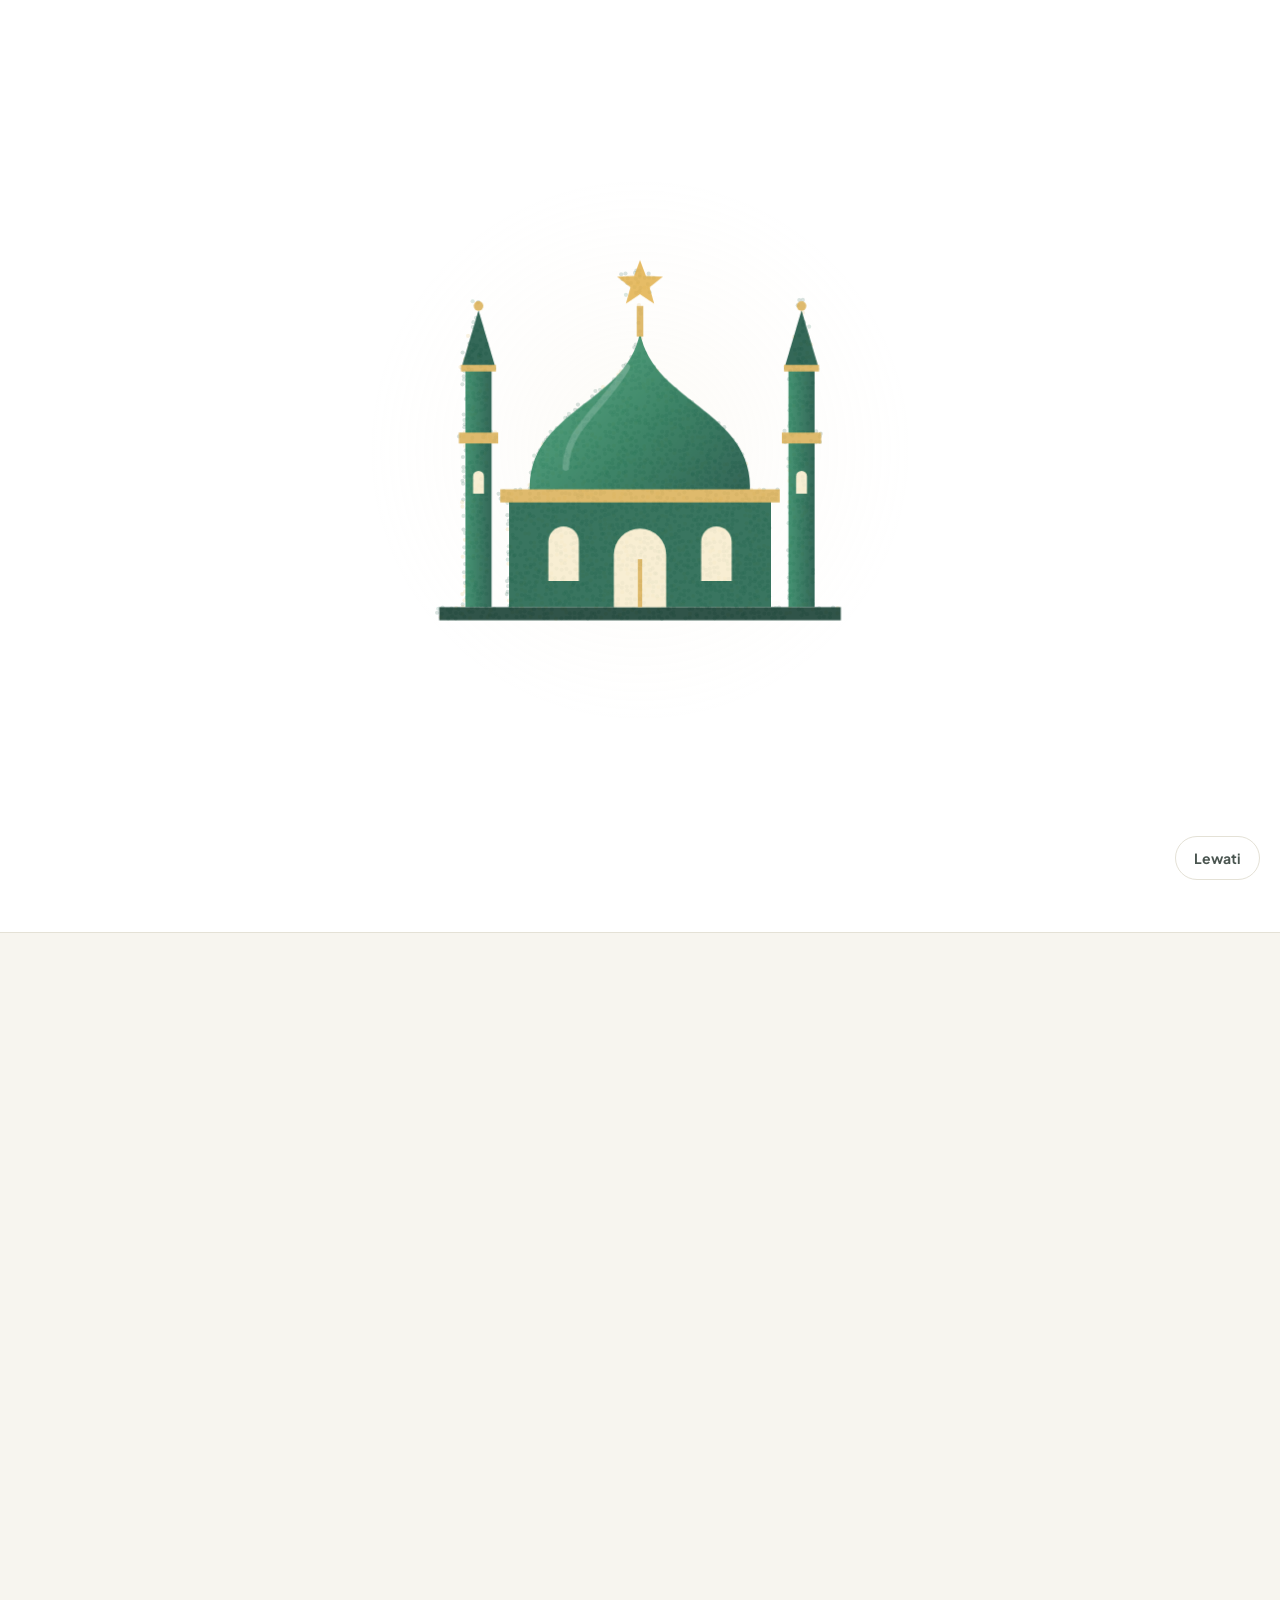
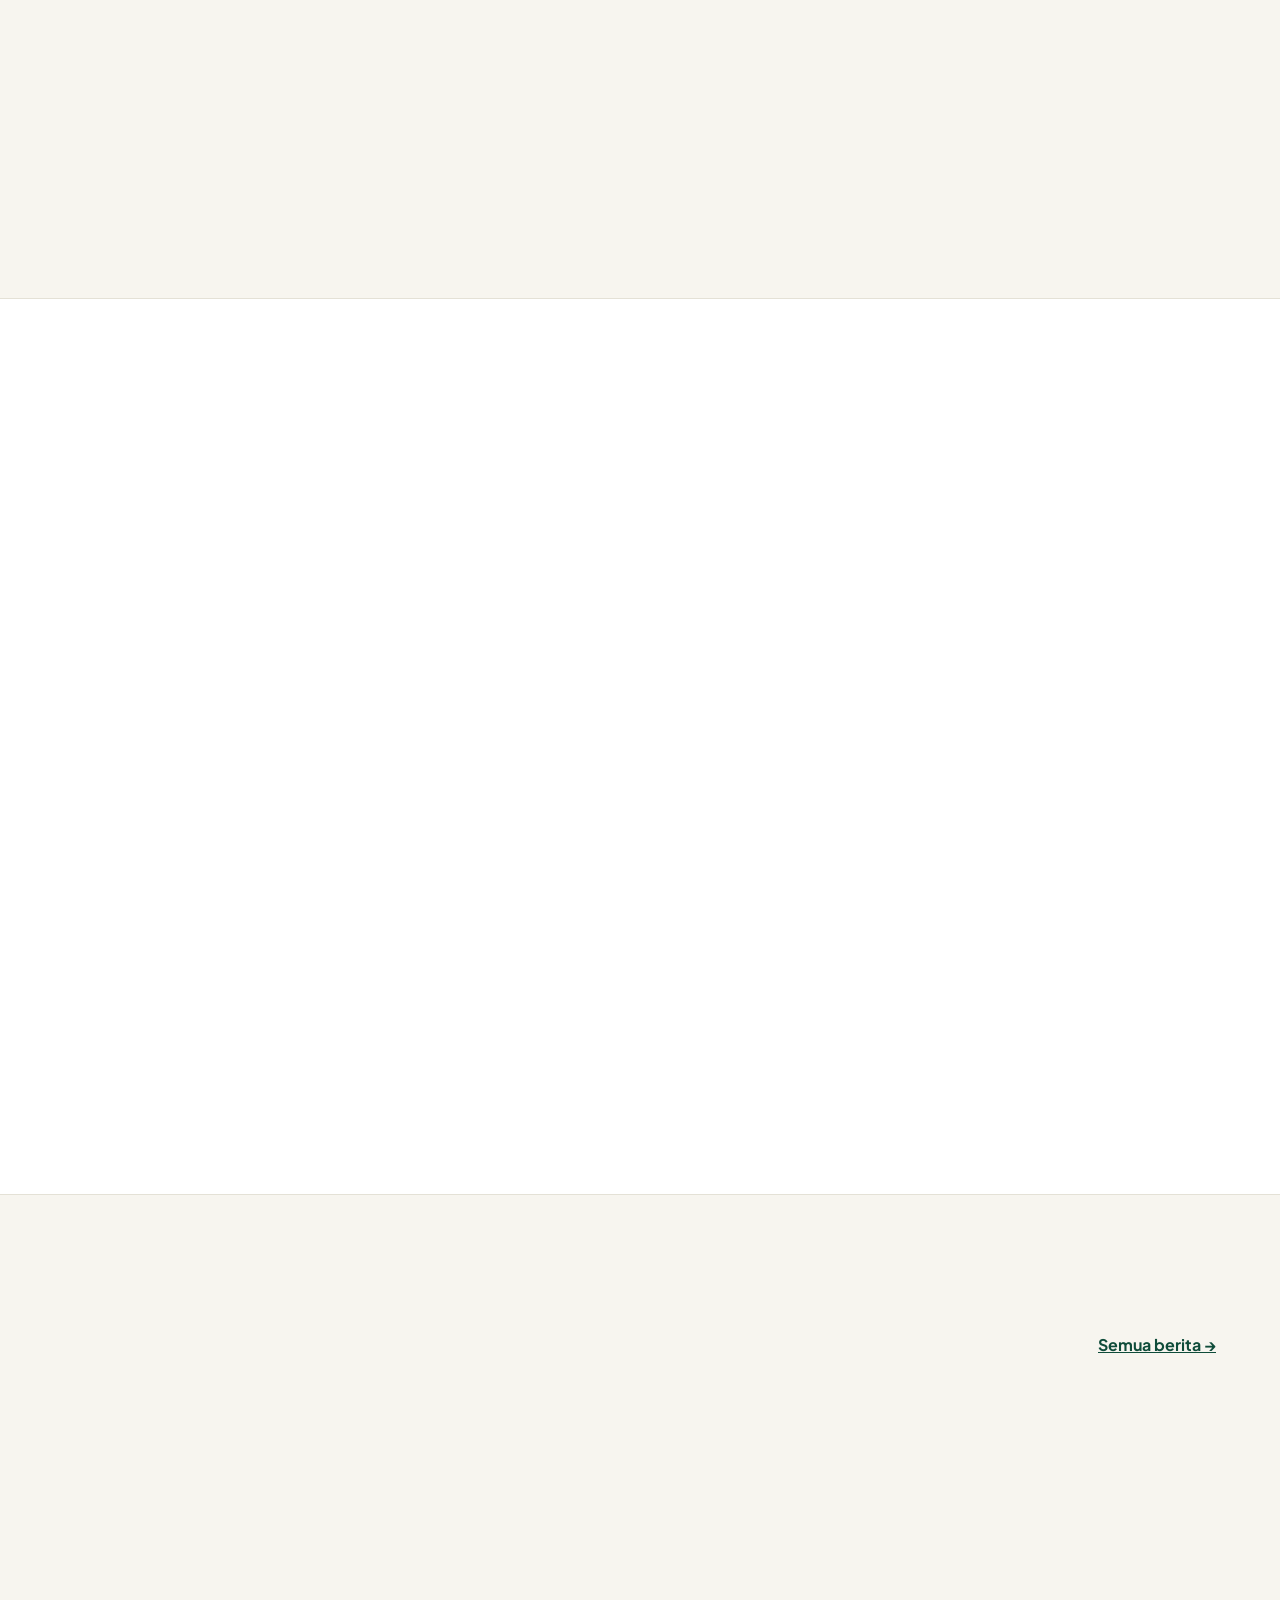
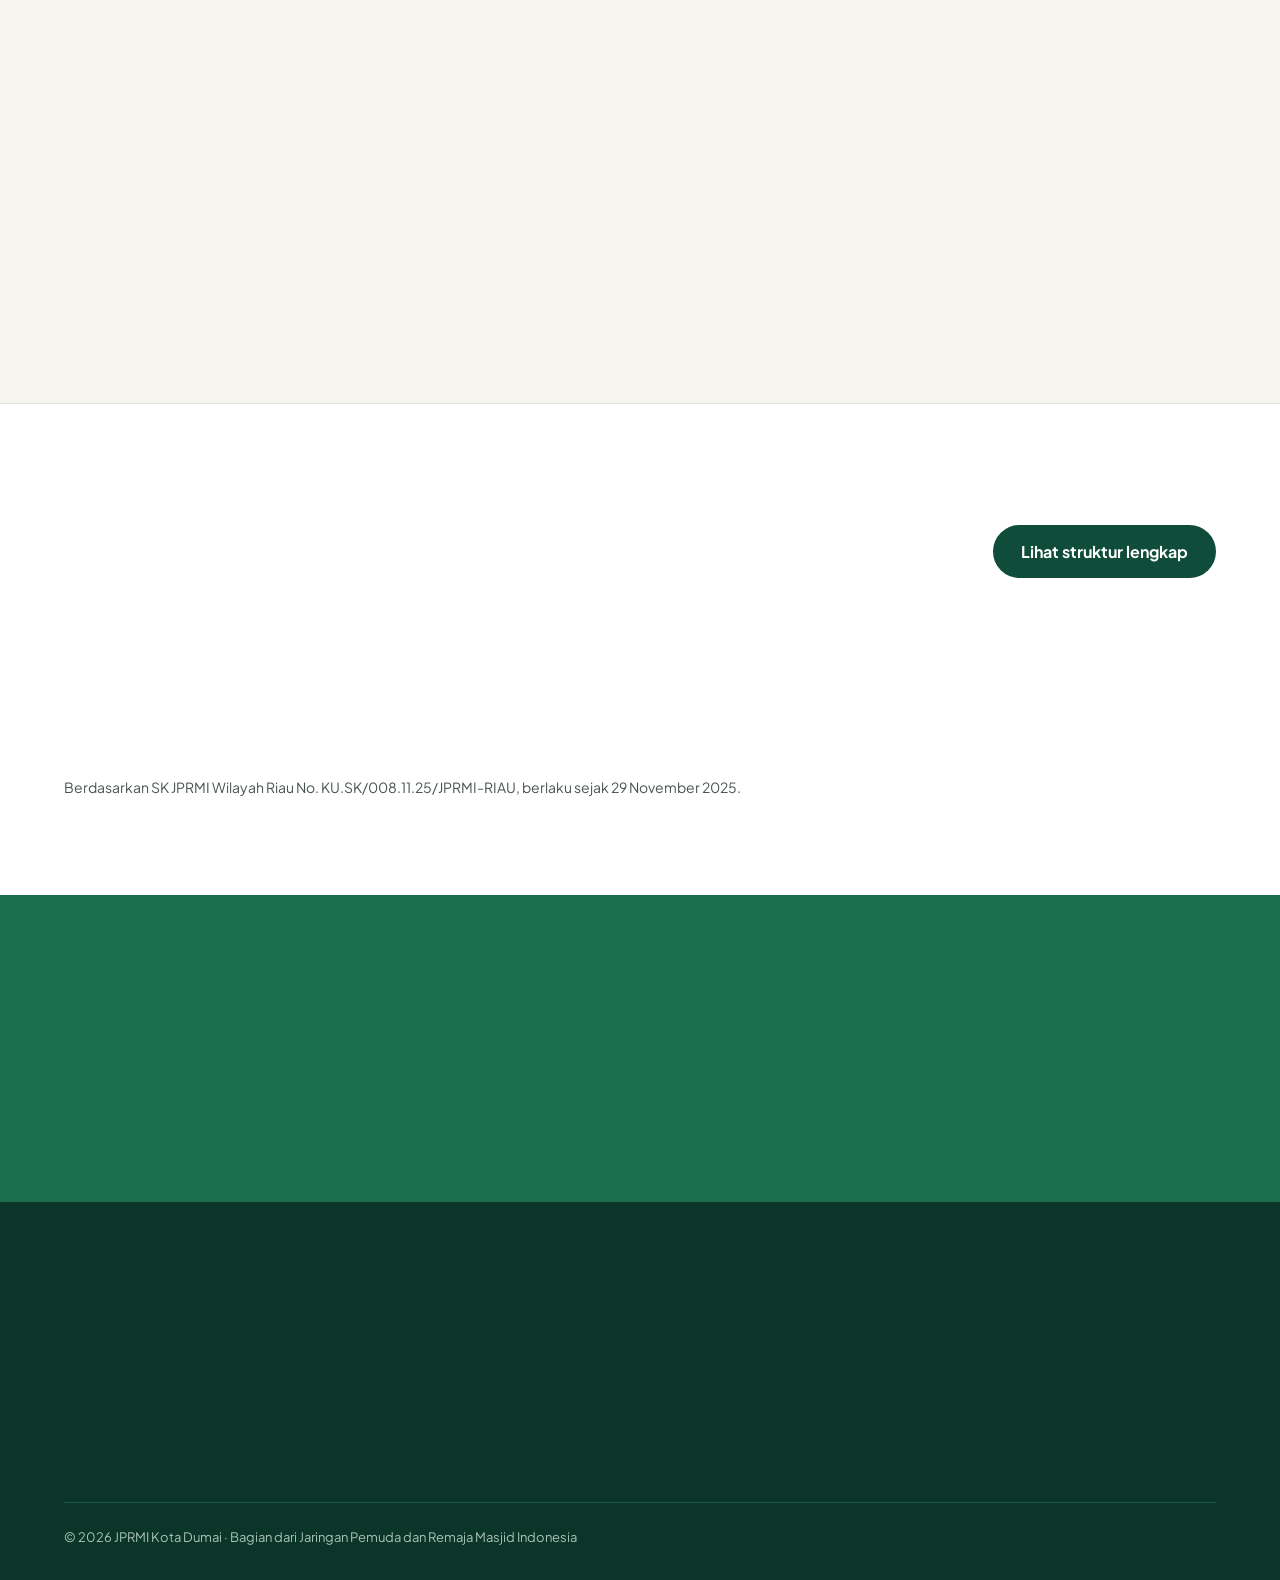
<file: index.html>
<!doctype html>
<html lang="id">
<head>
<meta charset="utf-8">
<meta name="viewport" content="width=device-width, initial-scale=1">
<title>JPRMI Kota Dumai · Jaringan Pemuda dan Remaja Masjid Indonesia</title>
<meta name="description" content="Website Pengurus Daerah JPRMI Kota Dumai: profil, visi-misi, program, kegiatan terbaru, pengurus, dan pendaftaran anggota.">
<meta property="og:title" content="JPRMI Kota Dumai">
<meta property="og:image" content="assets/logo-jprmi-dumai.jpg">
<link rel="icon" type="image/png" href="assets/favicon.png">
<link rel="preconnect" href="https://fonts.googleapis.com">
<link rel="stylesheet" href="https://fonts.googleapis.com/css2?family=Plus+Jakarta+Sans:wght@400;500;600;700;800&display=swap">
<link rel="stylesheet" href="assets/style.css">
</head>
<body>
<style>
/* ---------- Intro: partikel → masjid → logo, dengan kilauan ---------- */
#intro{position:fixed;inset:0;z-index:1000;background:#FFFFFF;display:flex;align-items:center;justify-content:center;transition:opacity .9s ease}
#intro[hidden]{display:none!important}
#intro.out{opacity:0;pointer-events:none}
#introGlow,#introFx{position:absolute;inset:0;width:100%;height:100%;display:block}
#introGlow{z-index:1}
#introFx{z-index:3;pointer-events:none}
#introStage{position:relative;z-index:2;width:var(--L,320px);height:var(--L,320px);opacity:0;transform:scale(1);transition:opacity .7s ease,transform 1.2s cubic-bezier(.2,.7,.2,1)}
#introLogo{display:block;width:100%;height:100%;max-width:none}
#introShine{position:absolute;inset:0;
  background:linear-gradient(105deg,rgba(255,255,255,0) 38%,rgba(255,252,244,.7) 48%,rgba(255,255,255,.8) 50%,rgba(255,252,244,.7) 52%,rgba(255,255,255,0) 62%);
  background-size:300% 100%;background-position:150% 0;
  -webkit-mask-image:url(assets/logo-transparan.png);mask-image:url(assets/logo-transparan.png);
  -webkit-mask-size:100% 100%;mask-size:100% 100%;opacity:.75}
#intro.solid #introStage{opacity:1}
#intro.solid #introShine{animation:introShine 1.4s .4s cubic-bezier(.4,0,.2,1) forwards}
#intro.out #introStage{transform:scale(1.12)}
@keyframes introShine{from{background-position:150% 0}to{background-position:-50% 0}}
#introCaption{position:absolute;z-index:4;left:0;right:0;bottom:calc(13% + env(safe-area-inset-bottom,0px));text-align:center;font-size:13px;font-weight:700;letter-spacing:.24em;text-transform:uppercase;color:#1B6E4D;opacity:0;transform:translateY(8px);transition:opacity .8s ease .3s,transform .8s ease .3s}
#intro.solid #introCaption{opacity:1;transform:none}
#skipIntro{position:absolute;z-index:5;right:calc(20px + env(safe-area-inset-right,0px));bottom:calc(20px + env(safe-area-inset-bottom,0px));font:inherit;font-size:14px;font-weight:700;color:#4A5550;background:#FFFFFF;border:1px solid #E4E1D6;border-radius:999px;padding:10px 18px;min-height:44px;cursor:pointer}
#skipIntro:hover{color:#0F4C3A;border-color:#0F4C3A}
#skipIntro:focus-visible{outline:3px solid #E2B04A;outline-offset:2px}
body.intro-on{overflow:hidden}

/* ---------- Kilauan logo di bagian pembuka website ---------- */
.hero-logo{position:relative;overflow:hidden}
.hero-logo::after{content:"";position:absolute;inset:-20% auto -20% 0;width:45%;
  background:linear-gradient(105deg,rgba(255,255,255,0),rgba(255,252,244,.55) 50%,rgba(255,255,255,0));
  transform:translateX(-160%) skewX(-12deg);pointer-events:none}
.hero-logo.in::after,.no-rv .hero-logo::after{animation:heroSheen 7s 1s ease-in-out infinite}
@keyframes heroSheen{0%{transform:translateX(-160%) skewX(-12deg)}22%,100%{transform:translateX(330%) skewX(-12deg)}}

/* ---------- Animasi muncul saat scroll ---------- */
.js .rv{opacity:0;transform:translateY(32px);transition:opacity .8s cubic-bezier(.2,.7,.2,1) var(--d,0s),transform .8s cubic-bezier(.2,.7,.2,1) var(--d,0s)}
.js .rv.rv-left{transform:translateX(-40px)}
.js .rv.rv-right{transform:translateX(40px)}
.js .rv.rv-zoom{transform:scale(.9)}
.js .rv.in{opacity:1;transform:none}


@media (prefers-reduced-motion: reduce){
  .js .rv{transition:opacity .3s ease;transform:none!important}
  .hero-logo::after{animation:none!important;display:none}
  #intro.solid #introShine{animation:none}
}
</style>

<div id="intro" aria-hidden="true">
  <canvas id="introGlow"></canvas>
  <div id="introStage">
    <img id="introLogo" src="assets/logo-transparan.png" alt="" width="640" height="640">
    <div id="introShine"></div>
  </div>
  <canvas id="introFx"></canvas>
  <div id="introCaption">Di shaf terdepan</div>
  <button id="skipIntro" type="button">Lewati</button>
</div>

<script>document.body.classList.add("intro-on")</script>

<div class="topbar">
  <div class="wrap">
    <span>Pengurus Daerah Kota Dumai · Pengurus Wilayah Riau</span>
    <a href="https://www.jprmi.or.id/" target="_blank" rel="noopener">Kunjungi JPRMI Pusat →</a>
  </div>
</div>

<header>
  <div class="wrap">
    <a class="brand" href="#beranda">
      <img src="assets/logo-emblem.png" alt="Logo JPRMI Kota Dumai" width="74" height="53" style="height:53px;width:auto">
      <div><b>JPRMI</b><span>Kota Dumai</span></div>
    </a>
    <nav aria-label="Menu utama">
      <a href="#profil">Profil</a>
      <a href="#program">Program</a>
      <a href="#kegiatan">Kegiatan</a>
      <a href="pengurus.html">Pengurus</a>
      <a href="#kontak">Kontak</a>
    </nav>
    <a class="btn btn-navy" href="https://kta.jprmi.or.id" target="_blank" rel="noopener">Daftar KTA</a>
  </div>
</header>

<main>
<section id="beranda" class="hero">
  <div class="wrap">
    <div class="hero-text">
      <span class="kicker">Jaringan Pemuda dan Remaja Masjid Indonesia</span>
      <h1>Di shaf terdepan, membangun generasi masjid.</h1>
      <p>Wadah pemuda dan remaja masjid se-Kota Dumai untuk mengembalikan fungsi masjid sebagai pusat kegiatan umat, sekaligus melahirkan pemimpin muda yang kreatif, mandiri, dan berkarakter.</p>
      <div style="display:flex;flex-wrap:wrap;gap:12px;margin-top:6px">
        <a class="btn btn-yellow" href="https://kta.jprmi.or.id" target="_blank" rel="noopener">Gabung Jadi Anggota</a>
        <a class="btn btn-ghost" href="#kegiatan">Kegiatan Terbaru</a>
      </div>
    </div>
    <div class="hero-logo">
      <img src="assets/logo-jprmi-dumai.jpg" alt="Logo JPRMI Kota Dumai" width="640" height="640">
    </div>
  </div>
  <div class="stripe" aria-hidden="true"><i style="background:var(--green)"></i><i style="background:var(--yellow)"></i><i style="background:var(--red)"></i></div>
</section>

<div class="stats" aria-label="Sekilas angka">
  <div class="wrap grid">
    <div class="stat"><b>2005</b><span>JPRMI berdiri secara nasional</span></div>
    <div class="stat"><b>±320</b><span>Pelajar &amp; remaja masjid ikut Tarhib Ramadhan 1447 H</span></div>
    <div class="stat"><b>260</b><span>Paket takjil dibagikan pada Ramadhan 2026</span></div>
    <div class="stat"><b>3×</b><span>Tarhib Ramadhan digelar JPRMI Dumai</span></div>
  </div>
</div>

<section id="profil">
  <div class="wrap">
    <div class="head">
      <span class="kicker">Profil</span>
      <h2>Tentang JPRMI</h2>
    </div>
    <div class="profil-top">
      <div style="display:flex;flex-direction:column;gap:16px;font-size:17px;color:var(--muted)">
        <h3 style="color:var(--navy);font-size:22px">Sejarah singkat</h3>
        <p>JPRMI dideklarasikan pada <b style="color:var(--ink)">11 September 2005</b> (7 Sya'ban 1426 H) dalam Musyawarah Besar I di Masjid Agung Sunda Kelapa, Jakarta. Pendirinya adalah 27 organisasi pemuda dan remaja masjid yang ingin bekerja sama dan prihatin atas kondisi organisasi remaja masjid saat itu.</p>
        <p>JPRMI berdiri sebagai jaringan yang independen untuk menghimpun potensi pemuda masjid. Kini JPRMI memiliki pengurus wilayah dan daerah di berbagai provinsi, termasuk <b style="color:var(--ink)">Pengurus Daerah Kota Dumai</b> di bawah Pengurus Wilayah Riau.</p>
        <a href="https://www.jprmi.or.id/sejarah/" target="_blank" rel="noopener" style="font-weight:700;padding:8px 0">Baca sejarah lengkap di situs pusat →</a>
      </div>
      <div class="visi">
        <span class="kicker">Visi</span>
        <blockquote>Di shaf terdepan dalam mengusung peradaban Islam, melahirkan pemimpin muda berbasis masjid dalam bingkai persatuan umat.</blockquote>
      </div>
    </div>
    <div class="grid">
      <div class="card">
        <h3>Misi</h3>
        <ol class="list">
          <li>Mengembalikan fungsi masjid sebagai sentral kegiatan umat.</li>
          <li>Melahirkan kader-kader muda yang kreatif, mandiri, serta berkarakter pemimpin berbasis masjid.</li>
          <li>Bersinergi dalam mewujudkan cita-cita peradaban Islam.</li>
        </ol>
      </div>
      <div class="card">
        <h3>Tujuan</h3>
        <ol class="list">
          <li>Menghimpun potensi pemuda dan remaja masjid untuk menguatkan dakwah Islam.</li>
          <li>Memperbanyak pemuda dan remaja masjid yang ikut memakmurkan dan menghidupkan masjid.</li>
          <li>Menyiapkan pemimpin umat dan bangsa yang berakar pada nilai-nilai masjid.</li>
        </ol>
      </div>
    </div>
  </div>
</section>

<section id="program" style="background:#FFFFFF;border-top:1px solid var(--line);border-bottom:1px solid var(--line)">
  <div class="wrap">
    <div class="head">
      <span class="kicker">Program</span>
      <h2>Yang kami kerjakan</h2>
    </div>
    <div class="grid">
      <div class="card prog">
        <div class="ico" style="background:var(--navy)"><svg aria-hidden="true" width="26" height="26" viewBox="0 0 24 24" fill="none" stroke="currentColor" stroke-width="1.8" stroke-linecap="round" stroke-linejoin="round"><path d="M3 21h18"/><path d="M5 21v-9a7 7 0 0 1 14 0v9"/><path d="M12 2v3"/><path d="M10 21v-4a2 2 0 0 1 4 0v4"/></svg></div>
        <h3>Tarhib Ramadhan</h3>
        <p>Tabligh akbar dan pawai menyambut Ramadhan bersama pelajar dan remaja masjid se-Kota Dumai.</p>
        <span class="tag">Syiar &amp; Dakwah</span>
      </div>
      <div class="card prog">
        <div class="ico" style="background:var(--green)"><svg aria-hidden="true" width="26" height="26" viewBox="0 0 24 24" fill="none" stroke="currentColor" stroke-width="1.8" stroke-linecap="round" stroke-linejoin="round"><path d="M20 12v9H4v-9"/><path d="M2 7h20v5H2z"/><path d="M12 21V7"/><path d="M12 7c-1.5-3-5-3-5 0M12 7c1.5-3 5-3 5 0"/></svg></div>
        <h3>BABAJIL</h3>
        <p>Berbagi takjil gratis di bulan Ramadhan untuk para pencari nafkah dan anak-anak panti asuhan.</p>
        <span class="tag">Syiar &amp; Dakwah</span>
      </div>
      <div class="card prog">
        <div class="ico" style="background:var(--red)"><svg aria-hidden="true" width="26" height="26" viewBox="0 0 24 24" fill="none" stroke="currentColor" stroke-width="1.8" stroke-linecap="round" stroke-linejoin="round"><path d="M20.8 4.6a5.5 5.5 0 0 0-7.8 0L12 5.7l-1-1.1a5.5 5.5 0 0 0-7.8 7.8l1 1.1L12 21l7.8-7.5 1-1.1a5.5 5.5 0 0 0 0-7.8z"/></svg></div>
        <h3>Aksi Kemanusiaan</h3>
        <p>Penggalangan dana bersama mitra untuk saudara-saudara yang terdampak bencana di Sumatra.</p>
        <span class="tag">Sosial</span>
      </div>
      <div class="card prog">
        <div class="ico" style="background:var(--navy)"><svg aria-hidden="true" width="26" height="26" viewBox="0 0 24 24" fill="none" stroke="currentColor" stroke-width="1.8" stroke-linecap="round" stroke-linejoin="round"><path d="M2 5h7a3 3 0 0 1 3 3v12a2 2 0 0 0-2-2H2z"/><path d="M22 5h-7a3 3 0 0 0-3 3v12a2 2 0 0 1 2-2h8z"/></svg></div>
        <h3>Kajian &amp; Pembinaan</h3>
        <p>Pembinaan pemuda dan remaja masjid agar aktif, berilmu, dan siap memimpin kegiatan di masjidnya.</p>
        <span class="tag">Kaderisasi</span>
      </div>
      <div class="card prog">
        <div class="ico" style="background:var(--green)"><svg aria-hidden="true" width="26" height="26" viewBox="0 0 24 24" fill="none" stroke="currentColor" stroke-width="1.8" stroke-linecap="round" stroke-linejoin="round"><circle cx="9" cy="8" r="3.5"/><path d="M2.5 20a6.5 6.5 0 0 1 13 0"/><circle cx="17.5" cy="9" r="2.5"/><path d="M16 14.5a5 5 0 0 1 5.5 5.5"/></svg></div>
        <h3>Musyawarah Kerja Daerah</h3>
        <p>Forum tahunan pengurus untuk menyusun dan mengevaluasi program kerja JPRMI Kota Dumai.</p>
        <span class="tag">Organisasi</span>
      </div>
      <div class="card prog">
        <div class="ico" style="background:var(--navy-dk)"><svg aria-hidden="true" width="26" height="26" viewBox="0 0 24 24" fill="none" stroke="currentColor" stroke-width="1.8" stroke-linecap="round" stroke-linejoin="round"><circle cx="12" cy="12" r="9"/><path d="M3 12h18"/><path d="M12 3a14 14 0 0 1 0 18M12 3a14 14 0 0 0 0 18"/></svg></div>
        <h3>Program Nasional</h3>
        <p>Bersinergi dengan program JPRMI Pusat: Pendidikan, SBM, dan KORMA.</p>
        <a href="https://www.jprmi.or.id/category/program/korma/" target="_blank" rel="noopener" style="font-weight:700;font-size:15px;padding:6px 0">Lihat di situs pusat →</a>
      </div>
    </div>
  </div>
</section>

<section id="kegiatan">
  <div class="wrap">
    <div style="display:flex;flex-wrap:wrap;align-items:flex-end;justify-content:space-between;gap:16px;margin-bottom:40px">
      <div class="head" style="margin:0">
        <span class="kicker">Kegiatan Terbaru</span>
        <h2>Kabar dari JPRMI Dumai</h2>
      </div>
      <a href="https://www.jprmi.or.id/category/pw-riau/pd-kota-dumai/" target="_blank" rel="noopener" style="font-weight:700;padding:12px 0">Semua berita →</a>
    </div>
    <div class="grid">
      <article class="card news">
        <div class="ph">[FOTO] Pembagian takjil BABAJIL</div>
        <div class="body">
          <time datetime="2026-03-15">15 Maret 2026</time>
          <h3>BABAJIL 2026: 260 paket takjil untuk warga</h3>
          <p>Departemen Syiar &amp; Dakwah membagikan takjil gratis kepada para pencari nafkah dan panti asuhan, didukung para donatur dan mitra.</p>
          <a href="https://www.jprmi.or.id/category/pw-riau/pd-kota-dumai/" target="_blank" rel="noopener">Selengkapnya</a>
        </div>
      </article>
      <article class="card news">
        <div class="ph">[FOTO] Pawai Tarhib Ramadhan</div>
        <div class="body">
          <time datetime="2026-02-15">15 Februari 2026</time>
          <h3>Tarhib Ramadhan 1447 H: tabligh akbar &amp; pawai keliling</h3>
          <p>Sekitar 320 pelajar dan remaja masjid berkumpul di Masjid Agung Habiburrahman, Dumai Islamic Center, lalu berpawai menyambut Ramadhan.</p>
          <a href="https://www.jprmi.or.id/category/pw-riau/pd-kota-dumai/" target="_blank" rel="noopener">Selengkapnya</a>
        </div>
      </article>
      <article class="card news">
        <div class="ph">[FOTO] Musykerda 2026</div>
        <div class="body">
          <time datetime="2026-02-08">8 Februari 2026</time>
          <h3>Musyawarah Kerja Daerah 2026</h3>
          <p>Pengurus JPRMI Kota Dumai menggelar Musykerda di SMP IT Al Izzah Dumai untuk menyusun program kerja tahun 2026.</p>
          <a href="https://www.jprmi.or.id/category/pw-riau/pd-kota-dumai/" target="_blank" rel="noopener">Selengkapnya</a>
        </div>
      </article>
    </div>
  </div>
</section>

<section id="pengurus" style="background:#FFFFFF;border-top:1px solid var(--line)">
  <div class="wrap">
    <div style="display:flex;flex-wrap:wrap;align-items:flex-end;justify-content:space-between;gap:16px;margin-bottom:40px">
      <div class="head" style="margin:0">
        <span class="kicker">Pengurus · Periode 2025–2029</span>
        <h2>Pengurus Daerah JPRMI Kota Dumai</h2>
      </div>
      <a class="btn btn-navy" href="pengurus.html">Lihat struktur lengkap</a>
    </div>
    <div class="grid">
      <div class="card person"><div class="avatar" aria-hidden="true">EH</div><div><b>Eko Herwinto, S.T.</b><span>Ketua</span></div></div>
      <div class="card person"><div class="avatar" aria-hidden="true">RF</div><div><b>Muhammad Rofy Fahlevi, S.T.</b><span>Sekretaris</span></div></div>
      <div class="card person"><div class="avatar" aria-hidden="true">AF</div><div><b>Ana Fitriani, S.T.</b><span>Bendahara</span></div></div>
    </div>
    <p style="margin-top:20px;font-size:14px;color:var(--muted)">Berdasarkan SK JPRMI Wilayah Riau No. KU.SK/008.11.25/JPRMI-RIAU, berlaku sejak 29 November 2025.</p>
  </div>
</section>

<section class="gabung" id="gabung">
  <div class="wrap">
    <div>
      <h2>Mari bergabung di shaf terdepan.</h2>
      <p>Terbuka untuk pemuda dan remaja masjid di seluruh Kota Dumai. Daftar Kartu Tanda Anggota (KTA) secara online atau hubungi pengurus langsung.</p>
    </div>
    <div class="btns">
      <a class="btn btn-yellow" href="https://kta.jprmi.or.id" target="_blank" rel="noopener">Daftar KTA Online</a>
      <a class="btn btn-ghost" href="#kontak">Hubungi Pengurus</a>
    </div>
  </div>
</section>
</main>

<footer id="kontak">
  <div class="wrap">
    <div class="grid">
      <div>
        <img class="foot-logo" src="assets/logo-jprmi-dumai.jpg" alt="Logo JPRMI Kota Dumai" width="110" height="110">
        <p style="font-size:15px">Jaringan Pemuda dan Remaja Masjid Indonesia, Pengurus Daerah Kota Dumai.</p>
      </div>
      <div>
        <h4>Sekretariat</h4>
        <p style="font-size:15px">[ALAMAT SEKRETARIAT]<br>Kota Dumai, Riau</p>
      </div>
      <div>
        <h4>Hubungi kami</h4>
        <a href="https://www.instagram.com/jprmi.kotadumai" target="_blank" rel="noopener">Instagram @jprmi.kotadumai</a>
        <a href="#">WhatsApp [NOMOR]</a>
        <a href="#">Email [EMAIL]</a>
      </div>
      <div>
        <h4>Tautan</h4>
        <a href="https://www.jprmi.or.id/" target="_blank" rel="noopener">JPRMI Pusat</a>
        <a href="https://www.instagram.com/pp_jprmi" target="_blank" rel="noopener">Instagram @pp_jprmi</a>
        <a href="https://kta.jprmi.or.id" target="_blank" rel="noopener">Kartu Tanda Anggota (KTA)</a>
      </div>
    </div>
    <div class="copy">© 2026 JPRMI Kota Dumai · Bagian dari Jaringan Pemuda dan Remaja Masjid Indonesia</div>
  </div>
</footer>

<script>
document.documentElement.classList.add('js');
(function(){
  var intro=document.getElementById('intro'),
      cv=document.getElementById('introFx'), ctx=cv.getContext('2d'),
      gcv=document.getElementById('introGlow'), gctx=gcv.getContext('2d'),
      logoEl=document.getElementById('introLogo');
  var reduce=window.matchMedia('(prefers-reduced-motion: reduce)').matches;
  var S=200, parts=[], glints=[], raf=0, t0=0, last=0, W=0, H=0, dpr=1, L=320, ox=0, oy=0, finished=false, timers=[], burstDone=false;
  var MOSQUE_COLORS=[[15,76,58],[27,110,77],[226,176,74],[15,76,58]];
  var GOLD=[250,240,218];

  // Waktu (ms)
  var T={fly:350, flyDur:1400, solidIn:2000, solidDur:750, sweep:2750, sweepDur:950, morph:3900, morphDur:1400, burst:5300, solid:5500, fadeParts:5700, out:7200};
  var mq=null, mqw=null;

  function setSize(){
    dpr=Math.min(window.devicePixelRatio||1,2); W=window.innerWidth; H=window.innerHeight;
    [cv,gcv].forEach(function(c){c.width=Math.round(W*dpr); c.height=Math.round(H*dpr);});
    L=Math.round(Math.min(W*0.72,H*0.56,440)); ox=(W-L)/2; oy=(H-L)/2;
    intro.style.setProperty('--L',L+'px');
  }

  function sample(draw,step,keep){
    var c=document.createElement('canvas'); c.width=c.height=S;
    var g=c.getContext('2d',{willReadFrequently:true});
    g.fillStyle='#FFFFFF'; g.fillRect(0,0,S,S); draw(g);
    var d=g.getImageData(0,0,S,S).data, pts=[];
    for(var y=0;y<S;y+=step) for(var x=0;x<S;x+=step){
      var i=(y*S+x)*4; if(keep(d[i],d[i+1],d[i+2])) pts.push({x:x/S,y:y/S,r:d[i],g:d[i+1],b:d[i+2]});
    }
    return pts;
  }

  function star(g,cx,cy,R,r){
    g.beginPath();
    for(var k=0;k<10;k++){var a=-Math.PI/2+k*Math.PI/5, rr=k%2?r:R; g.lineTo(cx+Math.cos(a)*rr,cy+Math.sin(a)*rr);}
    g.closePath(); g.fill();
  }

  // Gambar masjid. color=false: siluet hitam (untuk posisi partikel); color=true: masjid utuh berwarna
  function paintMosque(g,color){
    var GREEN='#1B6E4D', DARK='#0F4C3A', DEEP='#0A3528', GOLDC='#D9AE52', LIGHT='#F7EBCB';
    function fill(c){ g.fillStyle=color?c:'#000000'; }
    // menara
    [[20,32],[168,180]].forEach(function(m){
      var x0=m[0], w=m[1]-m[0];
      if(color){ var gr=g.createLinearGradient(x0,0,x0+w,0); gr.addColorStop(0,'#24805A'); gr.addColorStop(1,DARK); g.fillStyle=gr; } else fill();
      g.fillRect(x0,62,w,110);
      fill(DARK); g.beginPath(); g.moveTo(x0-2,63); g.lineTo(x0+w/2,36); g.lineTo(x0+w+2,63); g.closePath(); g.fill();
      fill(GOLDC); g.fillRect(x0-3,92,w+6,5); g.fillRect(x0-2,61,w+4,3);
      fill(GOLDC); g.beginPath(); g.arc(x0+w/2,34,2.2,0,6.2832); g.fill();
      if(color){ fill(LIGHT); g.beginPath(); g.moveTo(x0+w/2-2.5,120); g.lineTo(x0+w/2-2.5,112); g.arc(x0+w/2,112,2.5,Math.PI,0); g.lineTo(x0+w/2+2.5,120); g.closePath(); g.fill(); }
    });
    // badan
    fill('#155C43'); g.fillRect(40,122,120,50);
    // kubah
    if(color){ var dg=g.createLinearGradient(60,50,140,124); dg.addColorStop(0,'#3A9A6E'); dg.addColorStop(.55,GREEN); dg.addColorStop(1,DARK); g.fillStyle=dg; } else fill();
    g.beginPath(); g.moveTo(50,124);
    g.bezierCurveTo(44,82,94,80,100,46); g.bezierCurveTo(106,80,156,82,150,124); g.closePath(); g.fill();
    if(color){
      g.save(); g.globalAlpha=.18; g.strokeStyle='#FFFFFF'; g.lineWidth=3; g.lineCap='round';
      g.beginPath(); g.moveTo(66,108); g.bezierCurveTo(66,90,84,80,94,62); g.stroke(); g.restore();
    }
    // list emas, tiang & bintang puncak
    fill(GOLDC); g.fillRect(36,118,128,6);
    fill(GOLDC); g.fillRect(98.5,34,3,14);
    fill('#E2B04A'); star(g,100,24,11,4.6);
    // lantai
    fill(DEEP); g.fillRect(8,172,184,6);
    // pintu & jendela
    function arch(x,y0,y1,w){ g.beginPath(); g.moveTo(x,y1); g.lineTo(x,y0); g.arc(x+w/2,y0,w/2,Math.PI,0); g.lineTo(x+w,y1); g.closePath(); g.fill(); }
    if(color){ fill(LIGHT); arch(88,148,172,24); arch(58,142,160,14); arch(128,142,160,14);
      fill(GOLDC); g.fillRect(99,150,2,22); }
    else { g.globalCompositeOperation='destination-out'; arch(88,148,172,24); arch(58,142,160,14); arch(128,142,160,14); g.globalCompositeOperation='source-over'; }
  }
  function drawMosque(g){ paintMosque(g,false); }

  function makeMosque(){
    var px=Math.round(L*dpr);
    mq=document.createElement('canvas'); mq.width=mq.height=px;
    var g=mq.getContext('2d'); g.setTransform(px/S,0,0,px/S,0,0); paintMosque(g,true);
    mqw=document.createElement('canvas'); mqw.width=mqw.height=px;
  }

  function drawSolidMosque(t){
    var k=cl((t-T.solidIn)/T.solidDur), out=cl((t-T.morph-80)/420), a=eOut(k)*(1-out);
    if(a<=0.001||!mq) return;
    var px=mq.width, w=mqw.getContext('2d');
    w.setTransform(1,0,0,1,0,0); w.globalCompositeOperation='source-over'; w.clearRect(0,0,px,px); w.drawImage(mq,0,0);
    var sp=(t-T.sweep)/T.sweepDur;
    if(sp>0&&sp<1){
      var c=-0.3*px+sp*1.6*px, gr=w.createLinearGradient(c-px*0.18,c-px*0.18,c+px*0.18,c+px*0.18);
      gr.addColorStop(0,'rgba(255,252,240,0)'); gr.addColorStop(.5,'rgba(255,252,240,.55)'); gr.addColorStop(1,'rgba(255,252,240,0)');
      w.globalCompositeOperation='source-atop'; w.fillStyle=gr; w.fillRect(0,0,px,px);
    }
    var s=0.95+0.05*eOut(k)+0.03*out;
    ctx.save(); ctx.globalAlpha=a; ctx.translate(W/2,H/2); ctx.scale(s,s);
    ctx.drawImage(mqw,-L/2,-L/2,L,L); ctx.restore();
  }

  function build(){
    var logoPts=sample(function(g){g.drawImage(logoEl,0,0,S,S);},2,function(r,g,b){return r+g+b<640 || Math.max(r,g,b)-Math.min(r,g,b)>70;});
    var mosquePts=sample(drawMosque,2,function(r,g,b){return r+g+b<380;});
    for(var i=mosquePts.length-1;i>0;i--){var j=(Math.random()*(i+1))|0, t=mosquePts[i]; mosquePts[i]=mosquePts[j]; mosquePts[j]=t;}
    var R=Math.hypot(W,H)*0.6;
    parts=logoPts.map(function(p,i){
      var m=mosquePts[i%mosquePts.length], a=Math.random()*Math.PI*2, mc=MOSQUE_COLORS[(Math.random()*MOSQUE_COLORS.length)|0];
      return {
        sx:W/2+Math.cos(a)*R*(0.85+Math.random()*0.4), sy:H/2+Math.sin(a)*R*(0.85+Math.random()*0.4),
        mx:m.x+(Math.random()-0.5)*0.006, my:m.y+(Math.random()-0.5)*0.006,
        lx:p.x, ly:p.y, lc:[p.r,p.g,p.b], mc:mc,
        d:Math.random()*700, curl:(Math.random()-0.5)*0.6, ph:Math.random()*6.28,
        tw:Math.random()<0.012, cx:-99, cy:-99
      };
    });
    glints=[]; burstDone=false;
    makeMosque();
  }

  function eOut(t){return 1-Math.pow(1-t,3);}
  function eIO(t){return t<.5?4*t*t*t:1-Math.pow(-2*t+2,3)/2;}
  function cl(t){return t<0?0:t>1?1:t;}
  function mix(a,b,k){return [a[0]+(b[0]-a[0])*k,a[1]+(b[1]-a[1])*k,a[2]+(b[2]-a[2])*k];}

  function addGlint(x,y,size,life,now){ glints.push({x:x,y:y,s:size,life:life,b:now,rot:Math.random()*0.6-0.3}); }

  function drawGlint(gl,now){
    var k=(now-gl.b)/gl.life; if(k<0||k>1) return false;
    var a=Math.sin(Math.PI*k), s=gl.s*(0.4+0.6*a);
    ctx.save(); ctx.translate(gl.x,gl.y); ctx.rotate(gl.rot+k*0.8); ctx.globalAlpha=a;
    var h=ctx.createRadialGradient(0,0,0,0,0,s*0.9);
    h.addColorStop(0,'rgba(245,236,214,.85)'); h.addColorStop(1,'rgba(236,224,198,0)');
    ctx.fillStyle=h; ctx.beginPath(); ctx.arc(0,0,s*0.9,0,6.2832); ctx.fill();
    ctx.fillStyle='#DCCB9E';
    ctx.beginPath(); ctx.moveTo(0,-s); ctx.quadraticCurveTo(0,0,s,0); ctx.quadraticCurveTo(0,0,0,s); ctx.quadraticCurveTo(0,0,-s,0); ctx.quadraticCurveTo(0,0,0,-s); ctx.fill();
    ctx.fillStyle='#FFFDF3'; ctx.beginPath(); ctx.arc(0,0,Math.max(1,s*0.16),0,6.2832); ctx.fill();
    ctx.restore(); return true;
  }

  function drawGlow(t){
    gctx.setTransform(dpr,0,0,dpr,0,0); gctx.clearRect(0,0,W,H);
    // cahaya lembut di belakang masjid
    var a1=cl((t-T.fly-900)/900)*(1-cl((t-T.morph)/700))*0.14;
    // ledakan cahaya saat logo terbentuk, lalu meredup pelan
    var gb=t-T.burst, a2= gb<0?0: gb<600? gb/600*0.32 : 0.32*(1-cl((gb-600)/1600))+0.08*(1-cl((gb-2200)/600));
    var a=Math.max(a1,a2); if(a<=0.002) return;
    var r=L*(0.62+0.18*cl(gb/900));
    var gr=gctx.createRadialGradient(W/2,H/2,0,W/2,H/2,r);
    gr.addColorStop(0,'rgba(240,226,190,'+a+')'); gr.addColorStop(.55,'rgba(236,224,198,'+(a*0.4)+')'); gr.addColorStop(1,'rgba(236,224,198,0)');
    gctx.fillStyle=gr; gctx.beginPath(); gctx.arc(W/2,H/2,r,0,6.2832); gctx.fill();
    // berkas sinar tipis yang berputar pelan
    if(gb>0){
      gctx.save(); gctx.translate(W/2,H/2); gctx.rotate(t*0.00012);
      for(var i=0;i<12;i++){
        gctx.rotate(Math.PI/6);
        var rg=gctx.createLinearGradient(0,0,r*1.25,0);
        rg.addColorStop(0,'rgba(236,222,190,'+(a*0.22)+')'); rg.addColorStop(1,'rgba(236,222,190,0)');
        gctx.fillStyle=rg; gctx.beginPath(); gctx.moveTo(0,0); gctx.lineTo(r*1.25,-r*0.06); gctx.lineTo(r*1.25,r*0.06); gctx.closePath(); gctx.fill();
      }
      gctx.restore();
    }
  }

  function frame(now){
    var t=now-t0, rad=Math.max(1.1,L/200*0.95);
    drawGlow(t);
    ctx.setTransform(dpr,0,0,dpr,0,0); ctx.clearRect(0,0,W,H);
    var alpha = t<T.fadeParts?1:1-cl((t-T.fadeParts)/700);
    // partikel memudar saat masjid utuh muncul, lalu muncul lagi untuk membentuk logo
    var pin=1-eOut(cl((t-T.solidIn)/T.solidDur)), pback=cl((t-T.morph)/260);
    var pa = t<T.morph ? pin : pback;
    if(alpha>0){
      for(var i=0;i<parts.length;i++){
        var p=parts[i], x, y, c, r=rad;
        if(t<T.fly+p.d) continue;
        var mx=ox+p.mx*L, my=oy+p.my*L;
        var f=cl((t-T.fly-p.d)/T.flyDur), m=cl((t-T.morph-p.d*0.5)/T.morphDur);
        if(m<=0){
          var e=eOut(f), dx=mx-p.sx, dy=my-p.sy, bend=Math.sin(Math.PI*e)*p.curl;
          x=p.sx+dx*e-dy*bend; y=p.sy+dy*e+dx*bend;
          c=p.mc;
          if(f>=1){
            x+=Math.sin(now*0.003+p.ph)*0.7; y+=Math.cos(now*0.0027+p.ph)*0.7;
          }
        } else {
          var k=eIO(m), lx=ox+p.lx*L, ly=oy+p.ly*L, lift=Math.sin(Math.PI*k)*L*0.08*p.curl;
          x=mx+(lx-mx)*k+lift; y=my+(ly-my)*k-lift;
          c=mix(p.mc,p.lc,k);
          if(k>0.05&&k<0.95){ c=mix(c,GOLD,Math.sin(Math.PI*k)*0.15); }
        }
        p.cx=x; p.cy=y;
        if(p.tw){
          var pulse=0.5+0.5*Math.sin(now*0.009+p.ph);
          ctx.globalAlpha=alpha*pa*0.22*pulse; ctx.fillStyle='rgb(236,224,196)';
          ctx.beginPath(); ctx.arc(x,y,rad*(2.4+1.4*pulse),0,6.2832); ctx.fill();
        }
        if(alpha*pa<=0.002) continue;
        ctx.globalAlpha=alpha*pa;
        ctx.fillStyle='rgb('+(c[0]|0)+','+(c[1]|0)+','+(c[2]|0)+')';
        ctx.beginPath(); ctx.arc(x,y,r,0,6.2832); ctx.fill();
      }
      ctx.globalAlpha=1;
    }
    drawSolidMosque(t);
    // kilau bintang kecil yang muncul acak
    var dt=now-last; last=now;
    if(false){
      var rate = t>T.burst ? 0.012 : 0.02;
      if(Math.random()<rate*dt){
        var q=parts[(Math.random()*parts.length)|0];
        var gx= t>T.solid ? ox+q.lx*L : q.cx, gy= t>T.solid ? oy+q.ly*L : q.cy;
        addGlint(gx,gy,L*(0.025+Math.random()*0.03),650+Math.random()*400,now);
      }
    }
    if(!burstDone && t>=T.burst){
      burstDone=true;
      for(var n=0;n<2;n++){
        var q2=parts[(Math.random()*parts.length)|0];
        addGlint(ox+q2.lx*L,oy+q2.ly*L,L*0.035,1000,now+500+n*600);
      }
      addGlint(ox+0.3*L,oy+0.28*L,L*0.07,1400,now+200);   // kilau besar di sekitar bintang logo
    }
    glints=glints.filter(function(g){ return now<g.b ? true : drawGlint(g,now); });
    if(!finished) raf=requestAnimationFrame(frame);
  }

  function later(fn,ms){timers.push(setTimeout(fn,ms));}

  function finish(){
    if(finished) return; finished=true;
    timers.forEach(clearTimeout); timers=[];
    intro.classList.add('solid','out');
    document.body.classList.remove('intro-on');
    window.dispatchEvent(new Event('intro:done'));
    setTimeout(function(){ cancelAnimationFrame(raf); intro.hidden=true; intro.classList.remove('solid','out'); },900);
  }

  function run(){
    finished=false; cancelAnimationFrame(raf); timers.forEach(clearTimeout); timers=[];
    intro.hidden=false; intro.classList.remove('solid','out');
    var sh=document.getElementById('introShine'); sh.style.animation='none'; void sh.offsetWidth; sh.style.animation='';
    document.body.classList.add('intro-on'); window.scrollTo(0,0);
    if(reduce){ intro.classList.add('solid'); later(finish,1200); return; }
    setSize(); build(); t0=last=performance.now(); raf=requestAnimationFrame(frame);
    later(function(){intro.classList.add('solid');},T.solid);
    later(finish,T.out);
  }

  function start(){
    var ready = logoEl.decode ? logoEl.decode() : Promise.resolve();
    ready.then(run).catch(function(){ intro.hidden=true; document.body.classList.remove('intro-on'); window.dispatchEvent(new Event('intro:done')); });
  }

  document.getElementById('skipIntro').addEventListener('click',finish);
  window.addEventListener('resize',function(){ if(!finished && !intro.hidden){ setSize(); makeMosque(); } });
  start();
})();

/* ---------- Scroll reveal ---------- */
(function(){
  var groups=[
    ['.hero-text > *', '', .12],
    ['.hero-logo', 'rv-zoom', 0],
    ['.stats .stat', '', .1],
    ['section .head', '', 0],
    ['.profil-top > div:first-child', 'rv-left', 0],
    ['.profil-top > .visi', 'rv-right', .1],
    ['#profil .grid > .card', '', .12],
    ['#program .grid > .card', '', .09],
    ['#kegiatan .grid > .card', '', .12],
    ['#pengurus .grid > .card', '', .08],
    ['.gabung .wrap > *', '', .12],
    ['footer .grid > div', '', .08]
  ];
  var els=[];
  groups.forEach(function(gp){
    document.querySelectorAll(gp[0]).forEach(function(el,i){
      el.classList.add('rv'); if(gp[1]) el.classList.add(gp[1]);
      el.style.setProperty('--d', Math.min(i*gp[2],.6)+'s'); els.push(el);
    });
  });
  var io=null;
  function observe(){
    if(io) io.disconnect();
    if(!('IntersectionObserver' in window)){ els.forEach(function(e){e.classList.add('in');}); return; }
    io=new IntersectionObserver(function(entries){
      entries.forEach(function(en){ if(en.isIntersecting){ en.target.classList.add('in'); io.unobserve(en.target);} });
    },{threshold:0.12, rootMargin:'0px 0px -6% 0px'});
    els.forEach(function(e){ if(!e.classList.contains('in')) io.observe(e); });
  }
  window.addEventListener('intro:done',function(){ requestAnimationFrame(observe); });
  window.addEventListener('intro:reset',function(){ if(io) io.disconnect(); els.forEach(function(e){e.classList.remove('in');}); });
  setTimeout(function(){ if(!io) observe(); },9000);
})();
</script>

</body>
</html>
</file>
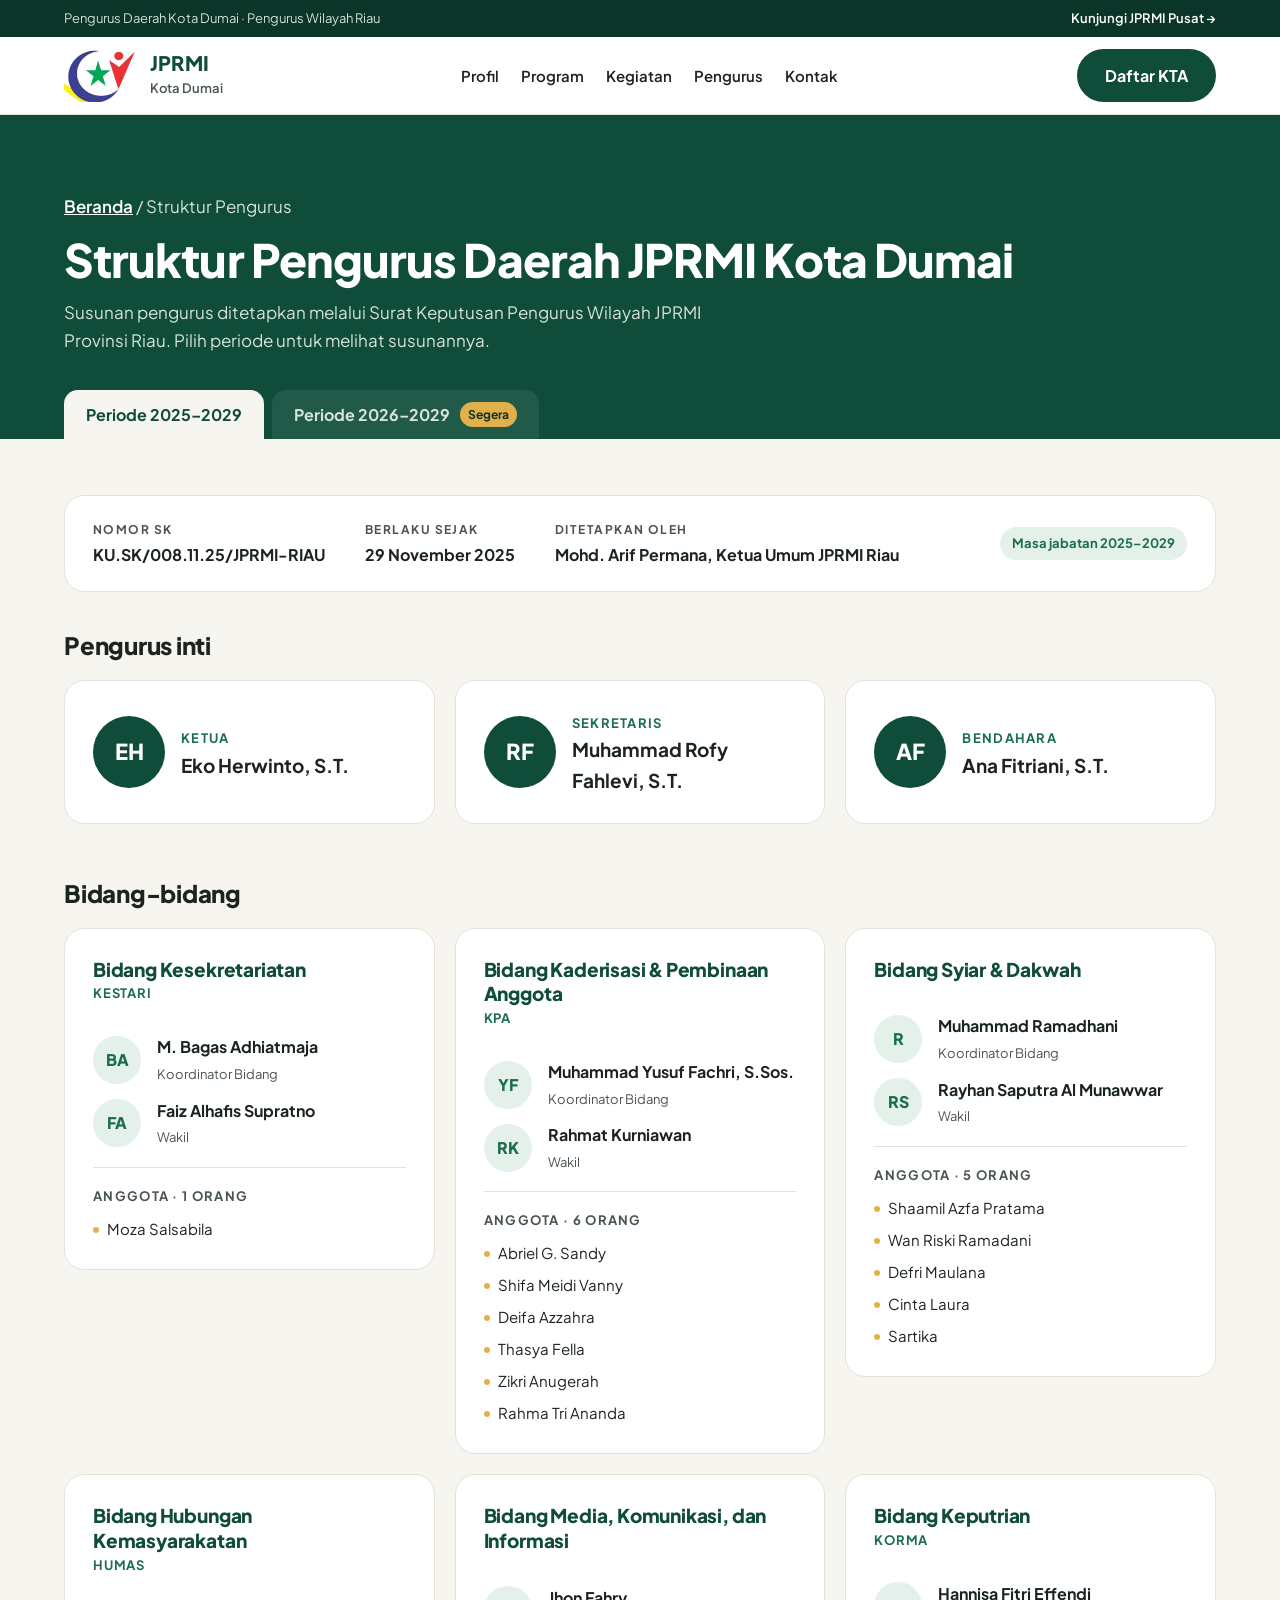
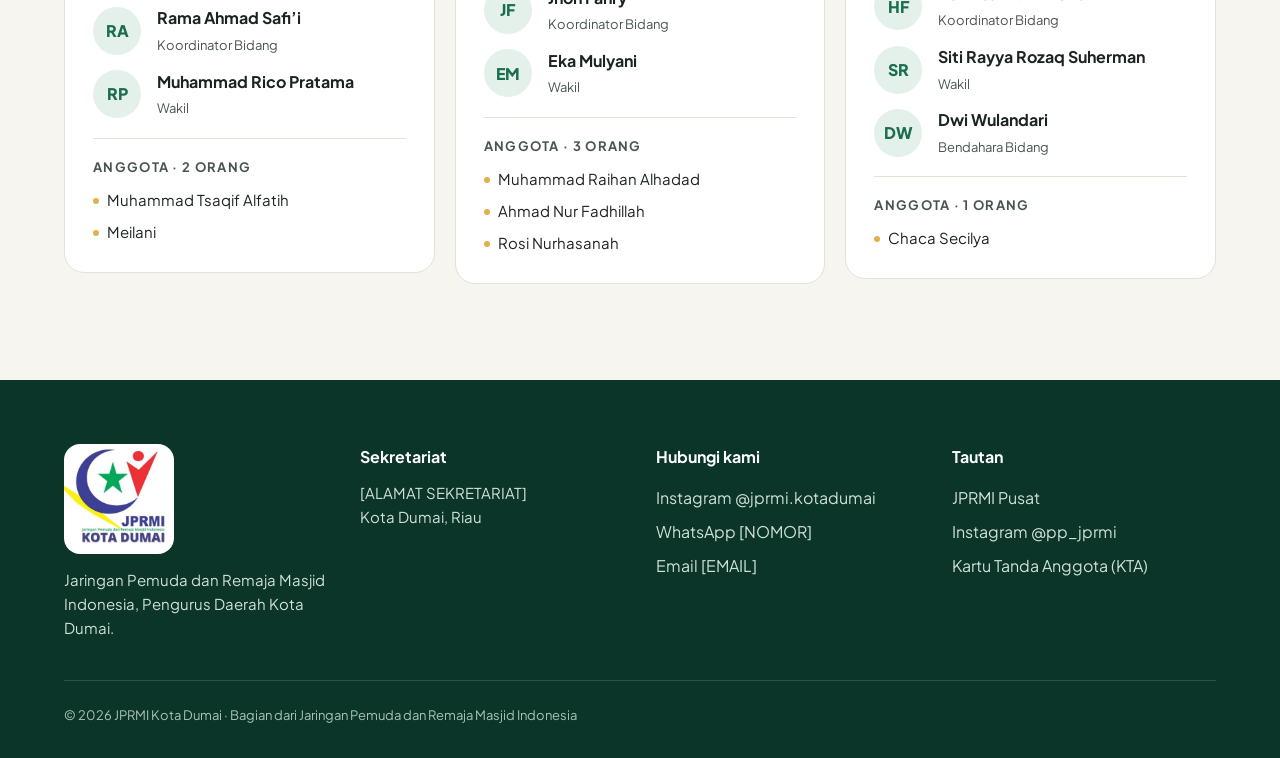
<file: pengurus.html>
<!doctype html>
<html lang="id">
<head>
<meta charset="utf-8">
<meta name="viewport" content="width=device-width, initial-scale=1">
<title>Struktur Pengurus · JPRMI Kota Dumai</title>
<meta name="description" content="Susunan Pengurus Daerah JPRMI Kota Dumai per periode, berdasarkan Surat Keputusan JPRMI Wilayah Riau.">
<meta property="og:title" content="JPRMI Kota Dumai">
<meta property="og:image" content="assets/logo-jprmi-dumai.jpg">
<link rel="icon" type="image/png" href="assets/favicon.png">
<link rel="preconnect" href="https://fonts.googleapis.com">
<link rel="stylesheet" href="https://fonts.googleapis.com/css2?family=Plus+Jakarta+Sans:wght@400;500;600;700;800&display=swap">
<link rel="stylesheet" href="assets/style.css">
</head>
<body>
<div class="topbar">
  <div class="wrap">
    <span>Pengurus Daerah Kota Dumai · Pengurus Wilayah Riau</span>
    <a href="https://www.jprmi.or.id/" target="_blank" rel="noopener">Kunjungi JPRMI Pusat →</a>
  </div>
</div>

<header>
  <div class="wrap">
    <a class="brand" href="index.html#beranda">
      <img src="assets/logo-emblem.png" alt="Logo JPRMI Kota Dumai" width="74" height="53" style="height:53px;width:auto">
      <div><b>JPRMI</b><span>Kota Dumai</span></div>
    </a>
    <nav aria-label="Menu utama">
      <a href="index.html#profil">Profil</a>
      <a href="index.html#program">Program</a>
      <a href="index.html#kegiatan">Kegiatan</a>
      <a href="pengurus.html">Pengurus</a>
      <a href="#kontak">Kontak</a>
    </nav>
    <a class="btn btn-navy" href="https://kta.jprmi.or.id" target="_blank" rel="noopener">Daftar KTA</a>
  </div>
</header>

<main>
<section class="page-hero" style="padding-bottom:0">
  <div class="wrap">
    <p class="crumb"><a href="index.html">Beranda</a> / Struktur Pengurus</p>
    <h1>Struktur Pengurus Daerah JPRMI Kota Dumai</h1>
    <p>Susunan pengurus ditetapkan melalui Surat Keputusan Pengurus Wilayah JPRMI Provinsi Riau. Pilih periode untuk melihat susunannya.</p>
    <nav class="tabs" aria-label="Pilih periode">
      <a class="tab" href="#periode-2025-2029" data-periode="periode-2025-2029">Periode 2025–2029</a>
      <a class="tab" href="#periode-2026-2029" data-periode="periode-2026-2029">Periode 2026–2029 <small>Segera</small></a>
    </nav>
  </div>
</section>

<section class="periode" id="periode-2025-2029" data-panel>
  <div class="wrap">
<div class="sk rv">
  <dl>
    <div><dt>Nomor SK</dt><dd>KU.SK/008.11.25/JPRMI-RIAU</dd></div>
    <div><dt>Berlaku sejak</dt><dd>29 November 2025</dd></div>
    <div><dt>Ditetapkan oleh</dt><dd>Mohd. Arif Permana, Ketua Umum JPRMI Riau</dd></div>
  </dl>
  <span class="badge">Masa jabatan 2025–2029</span>
</div>
<h2 class="sub rv">Pengurus inti</h2>
<div class="inti">
<div class="card person rv"><div class="avatar" aria-hidden="true">EH</div><div><span class="role">Ketua</span><b>Eko Herwinto, S.T.</b></div></div>
<div class="card person rv"><div class="avatar" aria-hidden="true">RF</div><div><span class="role">Sekretaris</span><b>Muhammad Rofy Fahlevi, S.T.</b></div></div>
<div class="card person rv"><div class="avatar" aria-hidden="true">AF</div><div><span class="role">Bendahara</span><b>Ana Fitriani, S.T.</b></div></div>
</div>
<h2 class="sub rv">Bidang-bidang</h2>
<div class="bidang-grid">
<article class="card bidang rv">
  <h3>Bidang Kesekretariatan<small>KESTARI</small></h3>
  <div class="lead">
<div class="person"><div class="avatar" aria-hidden="true">BA</div><div><b>M. Bagas Adhiatmaja</b><span>Koordinator Bidang</span></div></div>
<div class="person"><div class="avatar" aria-hidden="true">FA</div><div><b>Faiz Alhafis Supratno</b><span>Wakil</span></div></div>
  </div>
  <div class="anggota"><h4>Anggota · 1 orang</h4><ul><li>Moza Salsabila</li></ul></div>
</article>
<article class="card bidang rv">
  <h3>Bidang Kaderisasi &amp; Pembinaan Anggota<small>KPA</small></h3>
  <div class="lead">
<div class="person"><div class="avatar" aria-hidden="true">YF</div><div><b>Muhammad Yusuf Fachri, S.Sos.</b><span>Koordinator Bidang</span></div></div>
<div class="person"><div class="avatar" aria-hidden="true">RK</div><div><b>Rahmat Kurniawan</b><span>Wakil</span></div></div>
  </div>
  <div class="anggota"><h4>Anggota · 6 orang</h4><ul><li>Abriel G. Sandy</li><li>Shifa Meidi Vanny</li><li>Deifa Azzahra</li><li>Thasya Fella</li><li>Zikri Anugerah</li><li>Rahma Tri Ananda</li></ul></div>
</article>
<article class="card bidang rv">
  <h3>Bidang Syiar &amp; Dakwah</h3>
  <div class="lead">
<div class="person"><div class="avatar" aria-hidden="true">R</div><div><b>Muhammad Ramadhani</b><span>Koordinator Bidang</span></div></div>
<div class="person"><div class="avatar" aria-hidden="true">RS</div><div><b>Rayhan Saputra Al Munawwar</b><span>Wakil</span></div></div>
  </div>
  <div class="anggota"><h4>Anggota · 5 orang</h4><ul><li>Shaamil Azfa Pratama</li><li>Wan Riski Ramadani</li><li>Defri Maulana</li><li>Cinta Laura</li><li>Sartika</li></ul></div>
</article>
<article class="card bidang rv">
  <h3>Bidang Hubungan Kemasyarakatan<small>HUMAS</small></h3>
  <div class="lead">
<div class="person"><div class="avatar" aria-hidden="true">RA</div><div><b>Rama Ahmad Safi’i</b><span>Koordinator Bidang</span></div></div>
<div class="person"><div class="avatar" aria-hidden="true">RP</div><div><b>Muhammad Rico Pratama</b><span>Wakil</span></div></div>
  </div>
  <div class="anggota"><h4>Anggota · 2 orang</h4><ul><li>Muhammad Tsaqif Alfatih</li><li>Meilani</li></ul></div>
</article>
<article class="card bidang rv">
  <h3>Bidang Media, Komunikasi, dan Informasi</h3>
  <div class="lead">
<div class="person"><div class="avatar" aria-hidden="true">JF</div><div><b>Jhon Fahry</b><span>Koordinator Bidang</span></div></div>
<div class="person"><div class="avatar" aria-hidden="true">EM</div><div><b>Eka Mulyani</b><span>Wakil</span></div></div>
  </div>
  <div class="anggota"><h4>Anggota · 3 orang</h4><ul><li>Muhammad Raihan Alhadad</li><li>Ahmad Nur Fadhillah</li><li>Rosi Nurhasanah</li></ul></div>
</article>
<article class="card bidang rv">
  <h3>Bidang Keputrian<small>KORMA</small></h3>
  <div class="lead">
<div class="person"><div class="avatar" aria-hidden="true">HF</div><div><b>Hannisa Fitri Effendi</b><span>Koordinator Bidang</span></div></div>
<div class="person"><div class="avatar" aria-hidden="true">SR</div><div><b>Siti Rayya Rozaq Suherman</b><span>Wakil</span></div></div>
<div class="person"><div class="avatar" aria-hidden="true">DW</div><div><b>Dwi Wulandari</b><span>Bendahara Bidang</span></div></div>
  </div>
  <div class="anggota"><h4>Anggota · 1 orang</h4><ul><li>Chaca Secilya</li></ul></div>
</article>
</div>
  </div>
</section>

<section class="periode" id="periode-2026-2029" data-panel hidden>
  <div class="wrap">
<div class="sk rv">
  <dl>
    <div><dt>Nomor SK</dt><dd class="ph-name">[NOMOR SK]</dd></div>
    <div><dt>Berlaku sejak</dt><dd class="ph-name">[TANGGAL]</dd></div>
    <div><dt>Ditetapkan oleh</dt><dd class="ph-name">[NAMA PENETAP]</dd></div>
  </dl>
  <span class="badge wait">Menunggu SK</span>
</div>
<div class="empty rv">
  <h3>Susunan pengurus periode 2026–2029 sedang disiapkan</h3>
  <p>Nama-nama pengurus akan ditampilkan di halaman ini setelah Surat Keputusan periode 2026–2029 diterbitkan. Sementara itu, lihat susunan pengurus periode 2025–2029.</p>
  <a class="btn btn-navy" href="#periode-2025-2029">Lihat periode 2025–2029</a>
</div>
<h2 class="sub rv">Pengurus inti</h2>
<div class="inti">
<div class="card person rv"><div class="avatar" aria-hidden="true">?</div><div><span class="role">Ketua</span><b class="ph-name">[NAMA]</b></div></div>
<div class="card person rv"><div class="avatar" aria-hidden="true">?</div><div><span class="role">Sekretaris</span><b class="ph-name">[NAMA]</b></div></div>
<div class="card person rv"><div class="avatar" aria-hidden="true">?</div><div><span class="role">Bendahara</span><b class="ph-name">[NAMA]</b></div></div>
</div>
<h2 class="sub rv">Bidang-bidang</h2>
<div class="bidang-grid">
<article class="card bidang rv">
  <h3>Bidang Kesekretariatan<small>KESTARI</small></h3>
  <div class="lead">
<div class="person"><div class="avatar" aria-hidden="true">?</div><div><b class="ph-name">[NAMA]</b><span>Koordinator Bidang</span></div></div>
<div class="person"><div class="avatar" aria-hidden="true">?</div><div><b class="ph-name">[NAMA]</b><span>Wakil</span></div></div>
  </div>
  <div class="anggota"><h4>Anggota</h4><ul><li class="ph-name">[NAMA ANGGOTA]</li></ul></div>
</article>
<article class="card bidang rv">
  <h3>Bidang Kaderisasi &amp; Pembinaan Anggota<small>KPA</small></h3>
  <div class="lead">
<div class="person"><div class="avatar" aria-hidden="true">?</div><div><b class="ph-name">[NAMA]</b><span>Koordinator Bidang</span></div></div>
<div class="person"><div class="avatar" aria-hidden="true">?</div><div><b class="ph-name">[NAMA]</b><span>Wakil</span></div></div>
  </div>
  <div class="anggota"><h4>Anggota</h4><ul><li class="ph-name">[NAMA ANGGOTA]</li></ul></div>
</article>
<article class="card bidang rv">
  <h3>Bidang Syiar &amp; Dakwah</h3>
  <div class="lead">
<div class="person"><div class="avatar" aria-hidden="true">?</div><div><b class="ph-name">[NAMA]</b><span>Koordinator Bidang</span></div></div>
<div class="person"><div class="avatar" aria-hidden="true">?</div><div><b class="ph-name">[NAMA]</b><span>Wakil</span></div></div>
  </div>
  <div class="anggota"><h4>Anggota</h4><ul><li class="ph-name">[NAMA ANGGOTA]</li></ul></div>
</article>
<article class="card bidang rv">
  <h3>Bidang Hubungan Kemasyarakatan<small>HUMAS</small></h3>
  <div class="lead">
<div class="person"><div class="avatar" aria-hidden="true">?</div><div><b class="ph-name">[NAMA]</b><span>Koordinator Bidang</span></div></div>
<div class="person"><div class="avatar" aria-hidden="true">?</div><div><b class="ph-name">[NAMA]</b><span>Wakil</span></div></div>
  </div>
  <div class="anggota"><h4>Anggota</h4><ul><li class="ph-name">[NAMA ANGGOTA]</li></ul></div>
</article>
<article class="card bidang rv">
  <h3>Bidang Media, Komunikasi, dan Informasi</h3>
  <div class="lead">
<div class="person"><div class="avatar" aria-hidden="true">?</div><div><b class="ph-name">[NAMA]</b><span>Koordinator Bidang</span></div></div>
<div class="person"><div class="avatar" aria-hidden="true">?</div><div><b class="ph-name">[NAMA]</b><span>Wakil</span></div></div>
  </div>
  <div class="anggota"><h4>Anggota</h4><ul><li class="ph-name">[NAMA ANGGOTA]</li></ul></div>
</article>
<article class="card bidang rv">
  <h3>Bidang Keputrian<small>KORMA</small></h3>
  <div class="lead">
<div class="person"><div class="avatar" aria-hidden="true">?</div><div><b class="ph-name">[NAMA]</b><span>Koordinator Bidang</span></div></div>
<div class="person"><div class="avatar" aria-hidden="true">?</div><div><b class="ph-name">[NAMA]</b><span>Wakil</span></div></div>
<div class="person"><div class="avatar" aria-hidden="true">?</div><div><b class="ph-name">[NAMA]</b><span>Bendahara Bidang</span></div></div>
  </div>
  <div class="anggota"><h4>Anggota</h4><ul><li class="ph-name">[NAMA ANGGOTA]</li></ul></div>
</article>
</div>
  </div>
</section>
</main>

<footer id="kontak">
  <div class="wrap">
    <div class="grid">
      <div>
        <img class="foot-logo" src="assets/logo-jprmi-dumai.jpg" alt="Logo JPRMI Kota Dumai" width="110" height="110">
        <p style="font-size:15px">Jaringan Pemuda dan Remaja Masjid Indonesia, Pengurus Daerah Kota Dumai.</p>
      </div>
      <div>
        <h4>Sekretariat</h4>
        <p style="font-size:15px">[ALAMAT SEKRETARIAT]<br>Kota Dumai, Riau</p>
      </div>
      <div>
        <h4>Hubungi kami</h4>
        <a href="https://www.instagram.com/jprmi.kotadumai" target="_blank" rel="noopener">Instagram @jprmi.kotadumai</a>
        <a href="#">WhatsApp [NOMOR]</a>
        <a href="#">Email [EMAIL]</a>
      </div>
      <div>
        <h4>Tautan</h4>
        <a href="https://www.jprmi.or.id/" target="_blank" rel="noopener">JPRMI Pusat</a>
        <a href="https://www.instagram.com/pp_jprmi" target="_blank" rel="noopener">Instagram @pp_jprmi</a>
        <a href="https://kta.jprmi.or.id" target="_blank" rel="noopener">Kartu Tanda Anggota (KTA)</a>
      </div>
    </div>
    <div class="copy">© 2026 JPRMI Kota Dumai · Bagian dari Jaringan Pemuda dan Remaja Masjid Indonesia</div>
  </div>
</footer>

<script>
document.documentElement.classList.add('js');
(function(){
  var panels=[].slice.call(document.querySelectorAll('[data-panel]'));
  var tabs=[].slice.call(document.querySelectorAll('.tab'));
  var io=('IntersectionObserver' in window)?new IntersectionObserver(function(en){
    en.forEach(function(x){ if(x.isIntersecting){ x.target.classList.add('in'); io.unobserve(x.target); } });
  },{threshold:0.1}):null;
  function show(id, scroll){
    if(!panels.some(function(p){return p.id===id;})) id=panels[0].id;
    panels.forEach(function(p){
      var on=p.id===id; p.hidden=!on;
      if(on){
        p.querySelectorAll('.rv').forEach(function(el,i){
          el.classList.remove('in'); el.style.setProperty('--d',Math.min(i*0.05,.5)+'s');
          if(io) io.observe(el); else el.classList.add('in');
        });
      }
    });
    tabs.forEach(function(t){ if(t.dataset.periode===id) t.setAttribute('aria-current','page'); else t.removeAttribute('aria-current'); });
    if(scroll) document.querySelector('.tabs').scrollIntoView({block:'start',behavior:'smooth'});
  }
  window.addEventListener('hashchange',function(){ show(location.hash.slice(1), true); });
  show(location.hash.slice(1), false);
})();
</script>
</body>
</html>
</file>
<file: assets/style.css>
:root{
  --navy:#0F4C3A; --navy-dk:#0A3528; --green:#1B6E4D; --green-bg:#E3F1EA;
  --yellow:#E2B04A; --red:#8A6516; --ground:#F7F5EF; --ink:#1B2420; --muted:#4A5550; --line:#E4E1D6;
}
*{box-sizing:border-box}
html{scroll-behavior:smooth}
body{margin:0;font-family:'Plus Jakarta Sans',system-ui,sans-serif;color:var(--ink);background:var(--ground);line-height:1.6}
a{color:var(--navy)} a:hover{color:var(--green)}
img{max-width:100%}
.wrap{max-width:1200px;margin:0 auto;padding:0 24px}
.kicker{font-size:13px;font-weight:700;letter-spacing:.14em;text-transform:uppercase;color:var(--green)}
h1,h2,h3{margin:0;line-height:1.15;letter-spacing:-.01em}
h2{font-size:40px;font-weight:800}
h3{font-size:20px;font-weight:800}
p{margin:0}
.btn{display:inline-flex;align-items:center;justify-content:center;gap:8px;min-height:48px;padding:12px 26px;border-radius:999px;font-weight:700;font-size:16px;text-decoration:none;border:2px solid transparent}
.btn-yellow{background:var(--yellow);color:var(--navy-dk)} .btn-yellow:hover{background:#EEC368;color:var(--navy-dk)}
.btn-ghost{border-color:#FFFFFF;color:#FFFFFF} .btn-ghost:hover{background:#FFFFFF;color:var(--navy)}
.btn-navy{background:var(--navy);color:#FFFFFF} .btn-navy:hover{background:var(--navy-dk);color:#FFFFFF}
section{padding:96px 0}
.head{display:flex;flex-direction:column;gap:12px;max-width:720px;margin-bottom:40px}
.card{background:#FFFFFF;border:1px solid var(--line);border-radius:20px;padding:28px}
.grid{display:grid;gap:20px;grid-template-columns:repeat(auto-fit,minmax(280px,1fr))}

/* topbar + header */
.topbar{background:var(--navy-dk);color:#CFE0D7;font-size:13px}
.topbar .wrap{display:flex;flex-wrap:wrap;justify-content:space-between;gap:8px;padding-top:8px;padding-bottom:8px}
.topbar a{color:#FFFFFF;text-decoration:none;font-weight:600}
header{background:#FFFFFF;border-bottom:1px solid var(--line);position:sticky;top:env(safe-area-inset-top,0px);z-index:10}
header .wrap{display:flex;flex-wrap:wrap;align-items:center;justify-content:space-between;gap:12px 24px;padding-top:12px;padding-bottom:12px}
.brand{display:flex;align-items:center;gap:12px;text-decoration:none;color:var(--ink)}
.brand b{display:block;font-size:20px;font-weight:800;color:var(--navy);letter-spacing:.02em;line-height:1.1}
.brand span{font-size:13px;color:var(--muted);font-weight:600}
nav{display:flex;flex-wrap:wrap;gap:0 22px;font-size:15px;font-weight:600}
nav a{text-decoration:none;color:var(--ink);padding:12px 0}
nav a:hover{color:var(--green)}

/* hero */
.hero{background:var(--navy);color:#FFFFFF;padding:88px 0;position:relative;overflow:hidden}
.hero .wrap{display:flex;flex-wrap:wrap;align-items:center;gap:56px}
.hero-text{flex:1 1 480px;min-width:0;display:flex;flex-direction:column;gap:22px}
.hero .kicker{color:var(--yellow)}
.hero h1{font-size:58px;font-weight:800;letter-spacing:-.02em}
.hero p{font-size:19px;color:#D5E3DC;max-width:560px}
.hero-logo{flex:0 1 380px;background:#FFFFFF;border-radius:28px;padding:28px;box-shadow:0 20px 50px rgba(0,0,0,.25)}
.hero-logo img{display:block;width:100%;height:auto}
.stripe{position:absolute;left:0;right:0;bottom:0;height:8px;display:flex}
.stripe i{flex:1}

/* stats */
.stats{background:#FFFFFF;border-bottom:1px solid var(--line);padding:40px 0}
.stats .grid{grid-template-columns:repeat(auto-fit,minmax(220px,1fr))}
.stat b{display:block;font-size:38px;font-weight:800;color:var(--navy);line-height:1.1}
.stat span{font-size:15px;color:var(--muted)}

/* profil */
.profil-top{display:flex;flex-wrap:wrap;gap:40px;margin-bottom:24px}
.profil-top > div{flex:1 1 440px;min-width:0}
.visi{background:var(--navy);color:#FFFFFF;border-radius:20px;padding:36px;display:flex;flex-direction:column;gap:14px}
.visi .kicker{color:var(--yellow)}
.visi blockquote{margin:0;font-size:24px;font-weight:700;line-height:1.4}
ol.list{margin:0;padding-left:22px;display:flex;flex-direction:column;gap:10px;color:var(--muted);font-size:16px}
.card h3{margin-bottom:14px;color:var(--navy)}

/* program */
.prog{display:flex;flex-direction:column;gap:12px}
.ico{width:52px;height:52px;border-radius:14px;display:flex;align-items:center;justify-content:center;color:#FFFFFF}
.prog p{color:var(--muted);font-size:15px}
.tag{align-self:flex-start;font-size:12px;font-weight:700;padding:4px 10px;border-radius:999px;background:var(--green-bg);color:var(--green)}

/* berita */
.news{display:flex;flex-direction:column;overflow:hidden;padding:0}
.news .ph{height:200px;background:#EFECE3;border-bottom:2px dashed #C9C4B4;display:flex;align-items:center;justify-content:center;text-align:center;color:#5E625C;font-size:14px;padding:16px}
.news .body{padding:24px;display:flex;flex-direction:column;gap:10px;flex:1}
.news time{font-size:13px;font-weight:700;color:var(--green)}
.news p{font-size:15px;color:var(--muted);flex:1}
.news a{font-weight:700;font-size:15px;padding:8px 0}

/* pengurus */
.person{display:flex;align-items:center;gap:16px}
.avatar{flex:0 0 64px;height:64px;border-radius:50%;background:var(--green-bg);color:var(--green);display:flex;align-items:center;justify-content:center;font-weight:800;font-size:20px}
.person b{display:block;font-size:17px}
.person span{font-size:14px;color:var(--muted)}

/* gabung */
.gabung{background:var(--green);color:#FFFFFF}
.gabung .wrap{display:flex;flex-wrap:wrap;align-items:center;justify-content:space-between;gap:32px}
.gabung h2{color:#FFFFFF}
.gabung p{color:#DFF2E7;font-size:18px;max-width:620px;margin-top:12px}
.gabung .btns{display:flex;flex-wrap:wrap;gap:12px}

footer{background:var(--navy-dk);color:#CFE0D7;padding:64px 0 32px}
footer .grid{grid-template-columns:repeat(auto-fit,minmax(230px,1fr));gap:32px}
footer h4{margin:0 0 12px;color:#FFFFFF;font-size:16px}
footer a{color:#CFE0D7;text-decoration:none;display:block;padding:4px 0}
footer a:hover{color:var(--yellow)}
.foot-logo{width:110px;height:110px;border-radius:16px;background:#FFFFFF;display:block;margin-bottom:14px}
.copy{border-top:1px solid #1F5A47;margin-top:40px;padding-top:24px;font-size:13px;color:#A9C2B7}

@media (max-width:640px){
  section{padding:64px 0}
  .hero{padding:56px 0}
  .hero h1{font-size:38px}
  h2{font-size:30px}
  .visi blockquote{font-size:20px}
  nav{gap:0 16px;font-size:14px}
  header{position:static}
}

/* ---------- Halaman Struktur Pengurus ---------- */
.page-hero{background:var(--navy);color:#FFFFFF;padding:64px 0 0}
.page-hero .kicker{color:var(--yellow)}
.page-hero h1{font-size:46px;font-weight:800;letter-spacing:-.02em;margin-top:12px;text-wrap:balance}
.page-hero p{color:#D5E3DC;font-size:17px;max-width:640px;margin-top:14px}
.crumb{font-size:14px;color:#CFE0D7}
.crumb a{color:#FFFFFF;font-weight:600}
.tabs{display:flex;flex-wrap:wrap;gap:8px;margin-top:36px}
.tab{display:inline-flex;align-items:center;gap:10px;min-height:48px;padding:12px 22px;border-radius:14px 14px 0 0;font-weight:700;font-size:16px;text-decoration:none;color:#D5E3DC;background:rgba(255,255,255,.08)}
.tab:hover{color:#FFFFFF;background:rgba(255,255,255,.16)}
.tab[aria-current="page"]{background:var(--ground);color:var(--navy)}
.tab small{font-size:12px;font-weight:700;padding:3px 8px;border-radius:999px;background:var(--yellow);color:var(--navy-dk)}
.tab[aria-current="page"] small{background:var(--green-bg);color:var(--green)}
.periode{padding:56px 0 96px}
.sk{display:flex;flex-wrap:wrap;gap:16px 40px;align-items:center;justify-content:space-between;background:#FFFFFF;border:1px solid var(--line);border-radius:20px;padding:24px 28px;margin-bottom:40px}
.sk dl{display:flex;flex-wrap:wrap;gap:12px 40px;margin:0}
.sk dt{font-size:12px;font-weight:700;letter-spacing:.12em;text-transform:uppercase;color:var(--muted)}
.sk dd{margin:2px 0 0;font-weight:700;font-size:16px}
.sk .badge{font-size:13px;font-weight:700;padding:6px 12px;border-radius:999px;background:var(--green-bg);color:var(--green)}
.sk .badge.wait{background:#FBF3E0;color:#7A5A12}
.sub{font-size:24px;font-weight:800;margin:0 0 20px}
.inti{display:grid;gap:20px;grid-template-columns:repeat(auto-fit,minmax(260px,1fr));margin-bottom:56px}
.inti .person{padding:28px}
.inti .avatar{flex-basis:72px;height:72px;font-size:22px;background:var(--navy);color:#FFFFFF}
.inti .role{font-size:13px;font-weight:700;letter-spacing:.1em;text-transform:uppercase;color:var(--green)}
.inti b{font-size:19px}
.bidang-grid{display:grid;gap:20px;grid-template-columns:repeat(auto-fit,minmax(320px,1fr));align-items:start}
.bidang{display:flex;flex-direction:column;gap:18px}
.bidang h3{color:var(--navy);font-size:19px;line-height:1.3}
.bidang h3 small{display:block;font-size:13px;font-weight:700;color:var(--green);letter-spacing:.06em;margin-top:4px}
.lead{display:flex;flex-direction:column;gap:12px;padding-bottom:18px;border-bottom:1px solid var(--line)}
.lead .person .avatar{flex-basis:48px;height:48px;font-size:16px}
.lead .person b{font-size:16px}
.lead .person span{font-size:13px}
.anggota h4{margin:0 0 10px;font-size:13px;font-weight:700;letter-spacing:.1em;text-transform:uppercase;color:var(--muted)}
.anggota ul{list-style:none;margin:0;padding:0;display:grid;grid-template-columns:repeat(auto-fill,minmax(150px,1fr));gap:8px 16px;font-size:15px}
.anggota li{display:flex;gap:8px;align-items:baseline}
.anggota li::before{content:"";flex:0 0 6px;height:6px;border-radius:50%;background:var(--yellow);transform:translateY(-2px)}
.empty{background:#FFFFFF;border:2px dashed var(--line);border-radius:20px;padding:48px 28px;text-align:center;display:flex;flex-direction:column;align-items:center;gap:14px;margin-bottom:40px}
.empty h3{font-size:22px;color:var(--navy)}
.empty p{color:var(--muted);max-width:520px}
.ph-name{color:var(--muted);font-style:italic}
.js .rv{opacity:0;transform:translateY(28px);transition:opacity .7s cubic-bezier(.2,.7,.2,1) var(--d,0s),transform .7s cubic-bezier(.2,.7,.2,1) var(--d,0s)}
.js .rv.in{opacity:1;transform:none}
@media (max-width:640px){.page-hero h1{font-size:34px}.tab{padding:10px 14px;font-size:15px}.bidang-grid{grid-template-columns:1fr}}
@media (prefers-reduced-motion: reduce){.js .rv{transition:opacity .3s ease;transform:none!important}}
</file>
